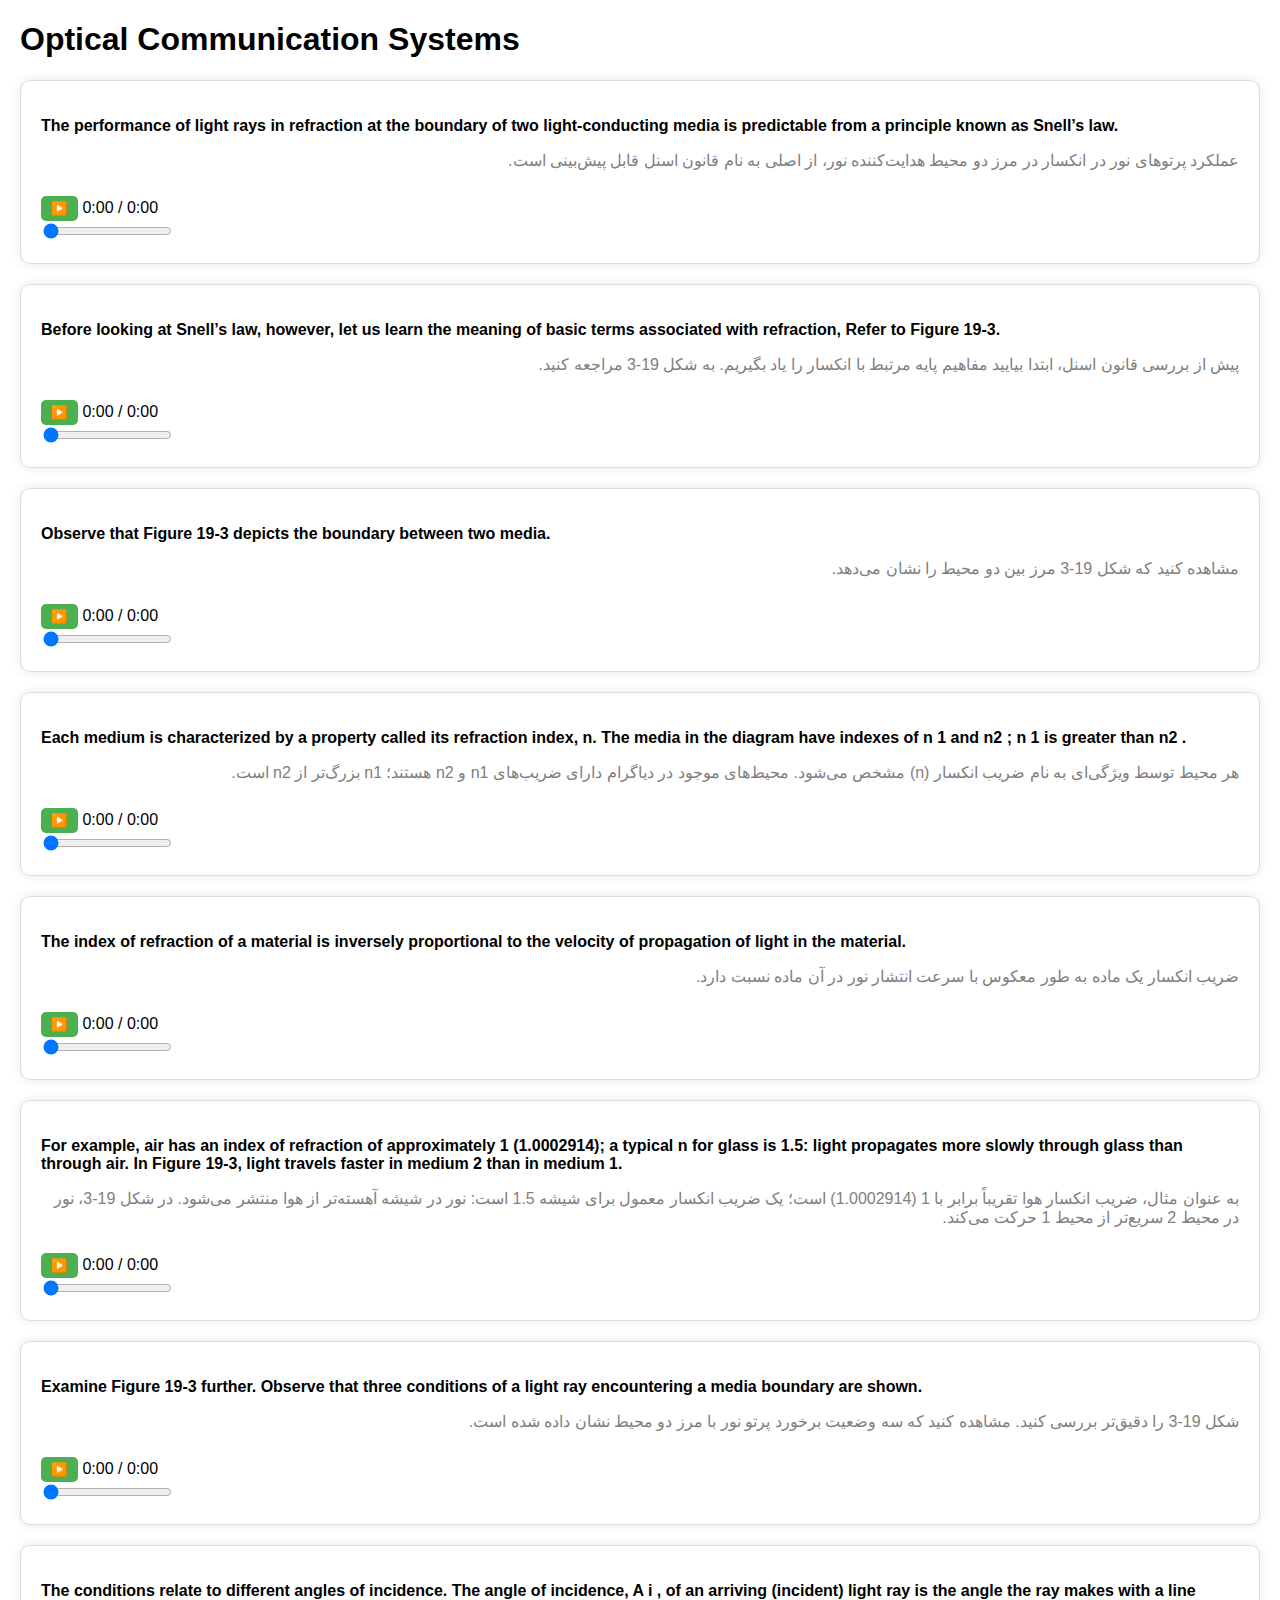
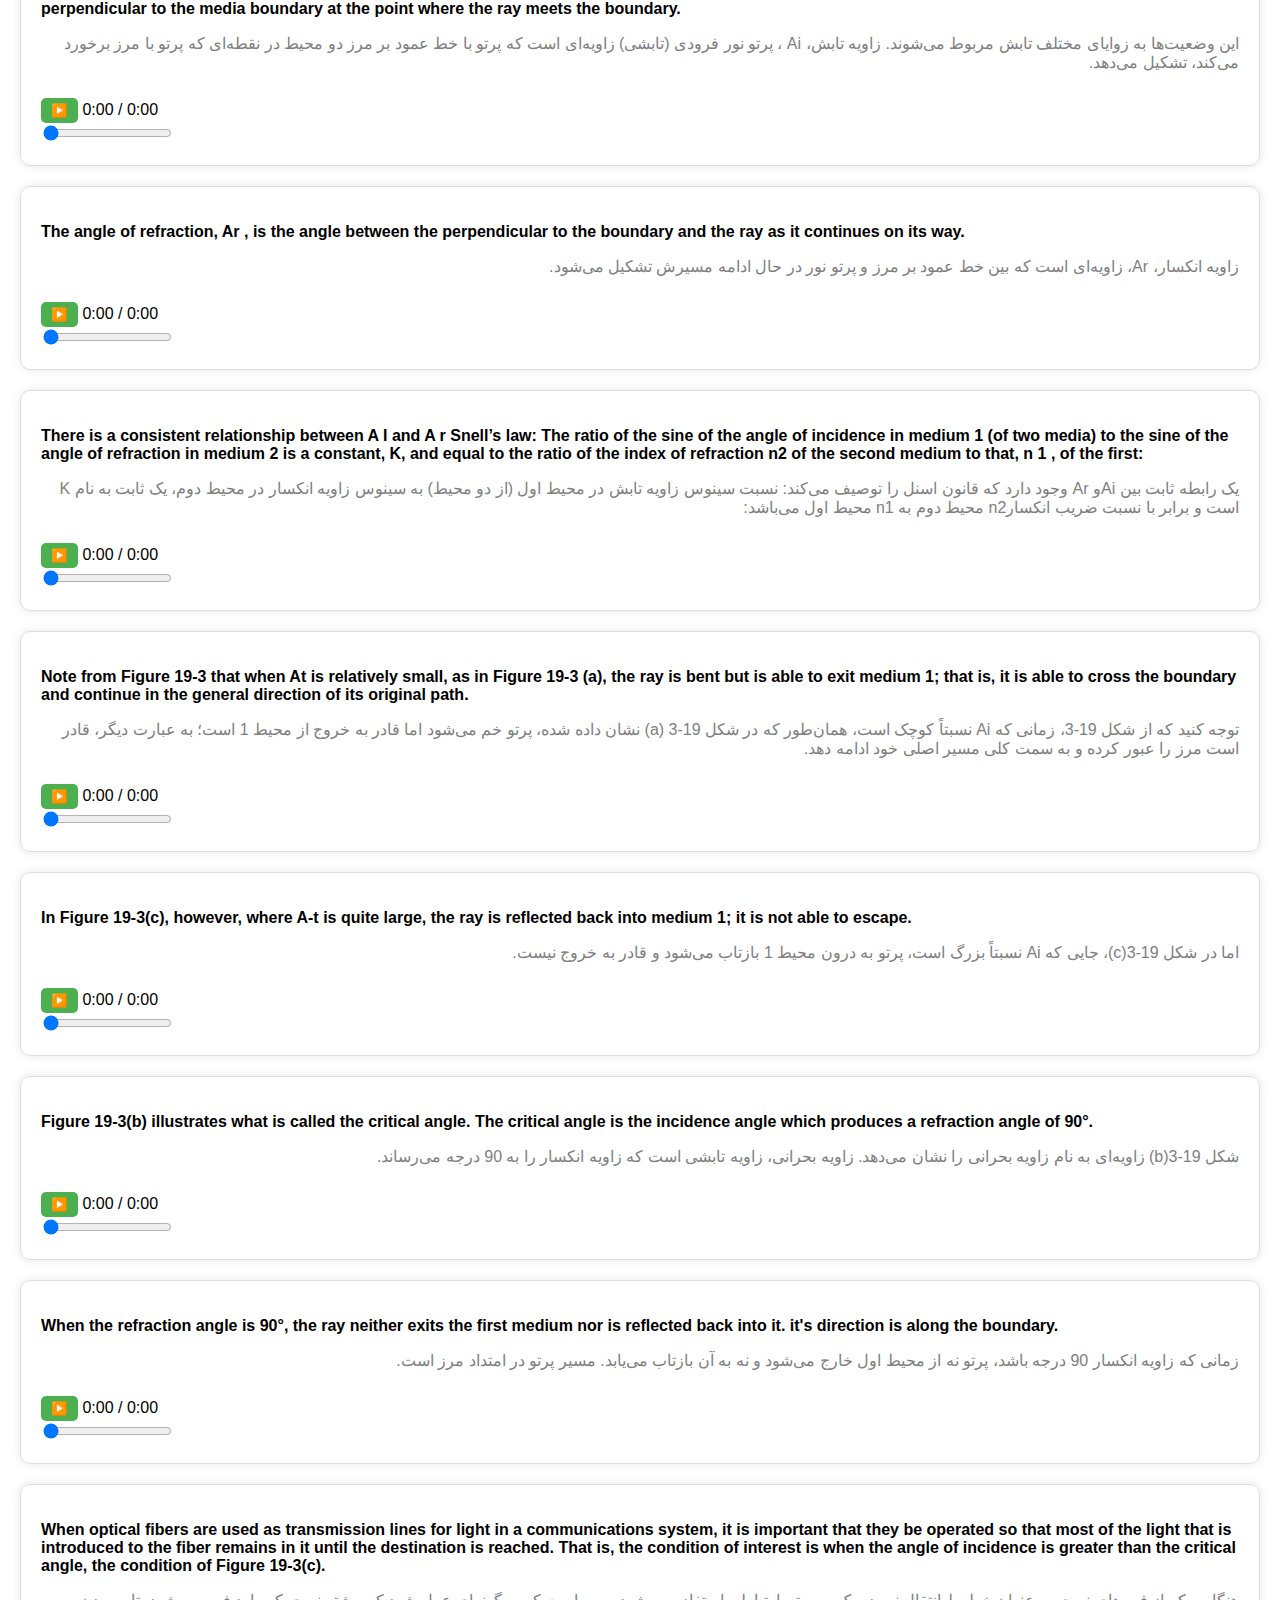
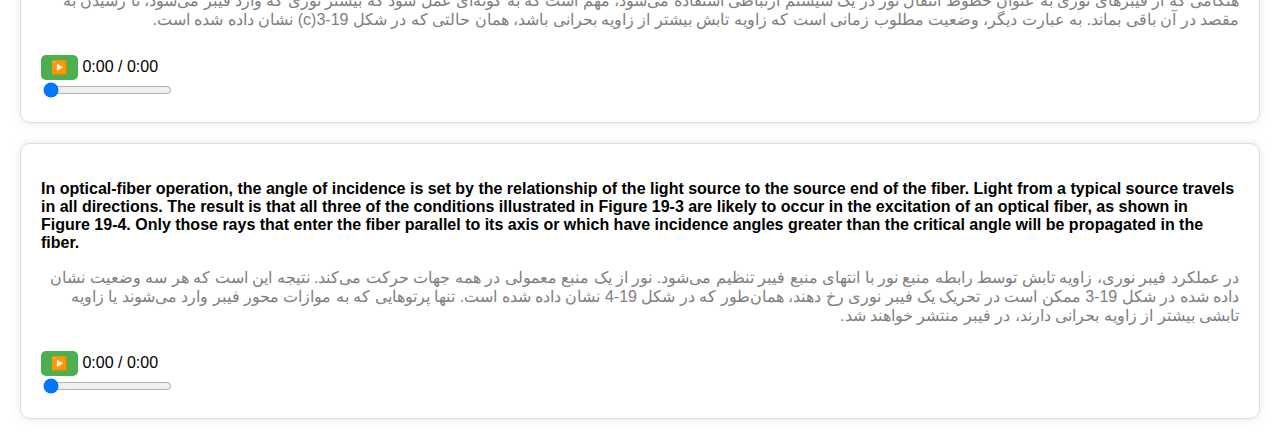
<file: EnglishBook/index.html>
<!DOCTYPE html>
<html lang="en">

<head>
    <meta charset="UTF-8">
    <meta name="viewport" content="width=device-width, initial-scale=1.0">
    <title>Advanced Translation Audio Player</title>
    <!-- Link to external CSS -->
    <link rel="stylesheet" href="styles.css">
</head>

<body>

    <h1>Optical Communication Systems</h1>

    <!-- Sections go here -->
    <div class="section">
        <p class="sentence">The performance of light rays in refraction at the boundary of two light-conducting media is
            predictable from a principle known as Snell’s law.</p>
        <p class="translation">عملکرد پرتوهای نور در انکسار در مرز دو محیط هدایت‌کننده نور، از اصلی به نام قانون اسنل
            قابل پیش‌بینی است.</p>

        <!-- Audio player controls -->
        <div class="audio-controls">
            <button class="play-btn" onclick="togglePlay('audio1', 'playButton1')">
                <span id="playButton1" class="icon">▶️</span>
            </button>
            <span id="currentTime1">0:00</span> / <span id="duration1">0:00</span>
        </div>

        <!-- Progress bar -->
        <input type="range" id="progressBar1" min="0" max="100" value="0" step="1"
            onchange="seekAudio('audio1', this.value)" class="progress-bar">

        <audio id="audio1" src="audio/1.mp3"></audio>
    </div>

    <div class="section">
        <p class="sentence">Before looking at Snell’s law, however, let us learn the meaning of basic terms associated
            with refraction, Refer to Figure 19-3.</p>
        <p class="translation">پیش از بررسی قانون اسنل، ابتدا بیایید مفاهیم پایه مرتبط با انکسار را یاد بگیریم. به شکل
            19-3 مراجعه کنید.</p>

        <!-- Audio player controls -->
        <div class="audio-controls">
            <button class="play-btn" onclick="togglePlay('audio2', 'playButton2')">
                <span id="playButton2" class="icon">▶️</span>
            </button>
            <span id="currentTime2">0:00</span> / <span id="duration2">0:00</span>
        </div>

        <!-- Progress bar -->
        <input type="range" id="progressBar2" min="0" max="100" value="0" step="1"
            onchange="seekAudio('audio2', this.value)" class="progress-bar">

        <audio id="audio2" src="audio/2.mp3"></audio>
    </div>

    <div class="section">
        <p class="sentence">Observe that Figure 19-3 depicts the boundary between two media.</p>
        <p class="translation">مشاهده کنید که شکل 19-3 مرز بین دو محیط را نشان می‌دهد. </p>

        <!-- Audio player controls -->
        <div class="audio-controls">
            <button class="play-btn" onclick="togglePlay('audio3', 'playButton3')">
                <span id="playButton3" class="icon">▶️</span>
            </button>
            <span id="currentTime3">0:00</span> / <span id="duration3">0:00</span>
        </div>

        <!-- Progress bar -->
        <input type="range" id="progressBar3" min="0" max="100" value="0" step="1"
            onchange="seekAudio('audio3', this.value)" class="progress-bar">

        <audio id="audio3" src="audio/3.mp3"></audio>
    </div>


    <div class="section">
        <p class="sentence">Each medium is characterized by a property called its refraction index, n. The media in the
            diagram have indexes of n 1 and n2 ; n 1 is greater than n2 . </p>
        <p class="translation">هر محیط توسط ویژگی‌ای به نام ضریب انکسار (n) مشخص می‌شود. محیط‌های موجود در دیاگرام دارای
            ضریب‌های n1 و n2 هستند؛ n1 بزرگ‌تر از n2 است. </p>

        <!-- Audio player controls -->
        <div class="audio-controls">
            <button class="play-btn" onclick="togglePlay('audio4', 'playButton4')">
                <span id="playButton4" class="icon">▶️</span>
            </button>
            <span id="currentTime4">0:00</span> / <span id="duration4">0:00</span>
        </div>

        <!-- Progress bar -->
        <input type="range" id="progressBar4" min="0" max="100" value="0" step="1"
            onchange="seekAudio('audio4', this.value)" class="progress-bar">

        <audio id="audio4" src="audio/4.mp3"></audio>
    </div>


    <div class="section">
        <p class="sentence">The index of refraction of a material is inversely proportional to the velocity of
            propagation
            of light in the material. </p>
        <p class="translation">ضریب انکسار یک ماده به طور معکوس با سرعت انتشار نور در آن ماده نسبت دارد. </p>

        <!-- Audio player controls -->
        <div class="audio-controls">
            <button class="play-btn" onclick="togglePlay('audio5', 'playButton5')">
                <span id="playButton5" class="icon">▶️</span>
            </button>
            <span id="currentTime5">0:00</span> / <span id="duration5">0:00</span>
        </div>

        <!-- Progress bar -->
        <input type="range" id="progressBar5" min="0" max="100" value="0" step="1"
            onchange="seekAudio('audio5', this.value)" class="progress-bar">

        <audio id="audio5" src="audio/5.mp3"></audio>
    </div>


    <div class="section">
        <p class="sentence">For example, air has an index of refraction of approximately 1 (1.0002914); a typical n for
            glass is 1.5: light propagates more slowly through glass than through air. In Figure 19-3, light travels
            faster
            in medium 2 than in medium 1. </p>
        <p class="translation">به عنوان مثال، ضریب انکسار هوا تقریباً برابر با 1 (1.0002914) است؛ یک ضریب انکسار معمول
            برای
            شیشه 1.5 است: نور در شیشه آهسته‌تر از هوا منتشر می‌شود. در شکل 19-3، نور در محیط 2 سریع‌تر از محیط 1 حرکت
            می‌کند. </p>

        <!-- Audio player controls -->
        <div class="audio-controls">
            <button class="play-btn" onclick="togglePlay('audio6', 'playButton6')">
                <span id="playButton6" class="icon">▶️</span>
            </button>
            <span id="currentTime6">0:00</span> / <span id="duration3">0:00</span>
        </div>

        <!-- Progress bar -->
        <input type="range" id="progressBar6" min="0" max="100" value="0" step="1"
            onchange="seekAudio('audio6', this.value)" class="progress-bar">

        <audio id="audio6" src="audio/6.mp3"></audio>
    </div>


    <div class="section">
        <p class="sentence">Examine Figure 19-3 further. Observe that three conditions of a light ray encountering a
            media
            boundary are shown. </p>
        <p class="translation">شکل 19-3 را دقیق‌تر بررسی کنید. مشاهده کنید که سه وضعیت برخورد پرتو نور با مرز دو محیط
            نشان
            داده شده است. </p>

        <!-- Audio player controls -->
        <div class="audio-controls">
            <button class="play-btn" onclick="togglePlay('audio7', 'playButton7')">
                <span id="playButton7" class="icon">▶️</span>
            </button>
            <span id="currentTime7">0:00</span> / <span id="duration7">0:00</span>
        </div>

        <!-- Progress bar -->
        <input type="range" id="progressBar7" min="0" max="100" value="0" step="1"
            onchange="seekAudio('audio7', this.value)" class="progress-bar">

        <audio id="audio7" src="audio/7.mp3"></audio>
    </div>


    <div class="section">
        <p class="sentence">The conditions relate to different angles of incidence. The angle of incidence, A i , of an
            arriving (incident) light ray is the angle the ray makes with a line perpendicular to the media boundary at
            the
            point where the ray meets the boundary. </p>
        <p class="translation">این وضعیت‌ها به زوایای مختلف تابش مربوط می‌شوند. زاویه تابش، Ai ، پرتو نور فرودی (تابشی)
            زاویه‌ای است که پرتو با خط عمود بر مرز دو محیط در نقطه‌ای که پرتو با مرز برخورد می‌کند، تشکیل می‌دهد. </p>

        <!-- Audio player controls -->
        <div class="audio-controls">
            <button class="play-btn" onclick="togglePlay('audio8', 'playButton8')">
                <span id="playButton8" class="icon">▶️</span>
            </button>
            <span id="currentTime8">0:00</span> / <span id="duration8">0:00</span>
        </div>

        <!-- Progress bar -->
        <input type="range" id="progressBar8" min="0" max="100" value="0" step="1"
            onchange="seekAudio('audio8', this.value)" class="progress-bar">

        <audio id="audio8" src="audio/8.mp3"></audio>
    </div>


    <div class="section">
        <p class="sentence">The angle of refraction, Ar , is the angle between the perpendicular to the boundary and the
            ray
            as it continues on its way. </p>
        <p class="translation">زاویه انکسار، Ar، زاویه‌ای است که بین خط عمود بر مرز و پرتو نور در حال ادامه مسیرش تشکیل
            می‌شود. </p>

        <!-- Audio player controls -->
        <div class="audio-controls">
            <button class="play-btn" onclick="togglePlay('audio9', 'playButton9')">
                <span id="playButton9" class="icon">▶️</span>
            </button>
            <span id="currentTime9">0:00</span> / <span id="duration9">0:00</span>
        </div>

        <!-- Progress bar -->
        <input type="range" id="progressBar9" min="0" max="100" value="0" step="1"
            onchange="seekAudio('audio9', this.value)" class="progress-bar">

        <audio id="audio9" src="audio/9.mp3"></audio>
    </div>


    <div class="section">
        <p class="sentence">There is a consistent relationship between A I and A r Snell’s law:
            The ratio of the sine of the angle of incidence in medium 1 (of two media) to the sine of the angle of
            refraction in medium 2 is a constant, K, and equal to the ratio of the index of refraction n2 of the second
            medium to that, n 1 , of the first: </p>
        <p class="translation">یک رابطه ثابت بین Aiو Ar وجود دارد که قانون اسنل را توصیف می‌کند: نسبت سینوس زاویه تابش
            در
            محیط اول (از دو محیط) به سینوس زاویه انکسار در
            محیط دوم، یک ثابت به نام
            K است و برابر با نسبت ضریب انکسارn2 محیط دوم به
            n1 محیط اول می‌باشد: </p>

        <!-- Audio player controls -->
        <div class="audio-controls">
            <button class="play-btn" onclick="togglePlay('audio10', 'playButton10')">
                <span id="playButton3" class="icon">▶️</span>
            </button>
            <span id="currentTime10">0:00</span> / <span id="duration10">0:00</span>
        </div>

        <!-- Progress bar -->
        <input type="range" id="progressBar10" min="0" max="100" value="0" step="1"
            onchange="seekAudio('audio10', this.value)" class="progress-bar">

        <audio id="audio10" src="audio/10.mp3"></audio>
    </div>


    <div class="section">
        <p class="sentence">Note from Figure 19-3 that when At is relatively small, as in Figure 19-3 (a), the ray is
            bent
            but is able to exit medium 1; that is, it is able to cross the boundary and continue in the general
            direction of
            its original path. </p>
        <p class="translation">توجه کنید که از شکل 19-3، زمانی که Ai نسبتاً کوچک است، همان‌طور که در شکل 19-3 (a) نشان
            داده
            شده، پرتو خم می‌شود اما قادر به خروج از محیط 1 است؛ به عبارت دیگر، قادر است مرز را عبور کرده و به سمت کلی
            مسیر
            اصلی خود ادامه دهد. </p>

        <!-- Audio player controls -->
        <div class="audio-controls">
            <button class="play-btn" onclick="togglePlay('audio11', 'playButton11')">
                <span id="playButton11" class="icon">▶️</span>
            </button>
            <span id="currentTime11">0:00</span> / <span id="duration11">0:00</span>
        </div>

        <!-- Progress bar -->
        <input type="range" id="progressBar11" min="0" max="100" value="0" step="1"
            onchange="seekAudio('audio11', this.value)" class="progress-bar">

        <audio id="audio11" src="audio/11.mp3"></audio>
    </div>


    <div class="section">
        <p class="sentence">In Figure 19-3(c), however, where A-t is quite large, the ray is reflected back into medium
            1;
            it is not able to escape. </p>
        <p class="translation">اما در شکل 19-3(c)، جایی که Ai نسبتاً بزرگ است، پرتو به درون محیط 1 بازتاب می‌شود و قادر
            به
            خروج نیست. </p>

        <!-- Audio player controls -->
        <div class="audio-controls">
            <button class="play-btn" onclick="togglePlay('audio12', 'playButton12')">
                <span id="playButton12" class="icon">▶️</span>
            </button>
            <span id="currentTime12">0:00</span> / <span id="duration12">0:00</span>
        </div>

        <!-- Progress bar -->
        <input type="range" id="progressBar12" min="0" max="100" value="0" step="1"
            onchange="seekAudio('audio12', this.value)" class="progress-bar">

        <audio id="audio12" src="audio/12.mp3"></audio>
    </div>


    <div class="section">
        <p class="sentence">Figure 19-3(b) illustrates what is called the critical angle. The critical angle is the
            incidence angle which produces a refraction angle of 90°. </p>
        <p class="translation">شکل 19-3(b) زاویه‌ای به نام زاویه بحرانی را نشان می‌دهد. زاویه بحرانی، زاویه تابشی است که
            زاویه انکسار را به 90 درجه می‌رساند. </p>

        <!-- Audio player controls -->
        <div class="audio-controls">
            <button class="play-btn" onclick="togglePlay('audio13', 'playButton13')">
                <span id="playButton13" class="icon">▶️</span>
            </button>
            <span id="currentTime13">0:00</span> / <span id="duration13">0:00</span>
        </div>

        <!-- Progress bar -->
        <input type="range" id="progressBar13" min="0" max="100" value="0" step="1"
            onchange="seekAudio('audio13', this.value)" class="progress-bar">

        <audio id="audio13" src="audio/13.mp3"></audio>
    </div>


    <div class="section">
        <p class="sentence">When the refraction angle is 90°, the ray neither exits the first medium nor is reflected
            back
            into it. it's direction is along the boundary. </p>
        <p class="translation">زمانی که زاویه انکسار 90 درجه باشد، پرتو نه از محیط اول خارج می‌شود و نه به آن بازتاب
            می‌یابد. مسیر پرتو در امتداد مرز است. </p>

        <!-- Audio player controls -->
        <div class="audio-controls">
            <button class="play-btn" onclick="togglePlay('audio14', 'playButton14')">
                <span id="playButton3" class="icon">▶️</span>
            </button>
            <span id="currentTime14">0:00</span> / <span id="duration14">0:00</span>
        </div>

        <!-- Progress bar -->
        <input type="range" id="progressBar14" min="0" max="100" value="0" step="1"
            onchange="seekAudio('audio14', this.value)" class="progress-bar">

        <audio id="audio14" src="audio/14.mp3"></audio>
    </div>


    <div class="section">
        <p class="sentence">When optical fibers are used as transmission lines for light in a communications system, it
            is
            important that they be operated so that most of the light that is introduced to the fiber remains in it
            until
            the destination is reached. That is, the condition of interest is when the angle of incidence is greater
            than
            the critical angle, the condition of Figure 19-3(c). </p>
        <p class="translation">هنگامی که از فیبرهای نوری به عنوان خطوط انتقال نور در یک سیستم ارتباطی استفاده می‌شود،
            مهم
            است که به گونه‌ای عمل شود که بیشتر نوری که وارد فیبر می‌شود، تا رسیدن به مقصد در آن باقی بماند. به عبارت
            دیگر،
            وضعیت مطلوب زمانی است که زاویه تابش بیشتر از زاویه بحرانی باشد، همان حالتی که در شکل 19-3(c) نشان داده شده
            است.
        </p>

        <!-- Audio player controls -->
        <div class="audio-controls">
            <button class="play-btn" onclick="togglePlay('audio15', 'playButton15')">
                <span id="playButton3" class="icon">▶️</span>
            </button>
            <span id="currentTime15">0:00</span> / <span id="duration15">0:00</span>
        </div>

        <!-- Progress bar -->
        <input type="range" id="progressBar15" min="0" max="100" value="0" step="1"
            onchange="seekAudio('audio15', this.value)" class="progress-bar">

        <audio id="audio15" src="audio/15.mp3"></audio>
    </div>


    <div class="section">
        <p class="sentence">In optical-fiber operation, the angle of incidence is set by the relationship of the light
            source to the source end of the fiber. Light from a typical source travels in all directions. The result is
            that
            all three of the conditions illustrated in Figure 19-3 are likely to occur in the excitation of an optical
            fiber, as shown in Figure 19-4. Only those rays that enter the fiber parallel to its axis or which have
            incidence angles greater than the critical angle will be propagated in the fiber. </p>
        <p class="translation">در عملکرد فیبر نوری، زاویه تابش توسط رابطه منبع نور با انتهای منبع فیبر تنظیم می‌شود. نور
            از
            یک منبع معمولی در همه جهات حرکت می‌کند. نتیجه این است که هر سه وضعیت نشان داده شده در شکل 19-3 ممکن است در
            تحریک
            یک فیبر نوری رخ دهند، همان‌طور که در شکل 19-4 نشان داده شده است. تنها پرتوهایی که به موازات محور فیبر وارد
            می‌شوند یا زاویه تابشی بیشتر از زاویه بحرانی دارند، در فیبر منتشر خواهند شد. </p>

        <!-- Audio player controls -->
        <div class="audio-controls">
            <button class="play-btn" onclick="togglePlay('audio16', 'playButton16')">
                <span id="playButton16" class="icon">▶️</span>
            </button>
            <span id="currentTime16">0:00</span> / <span id="duration16">0:00</span>
        </div>

        <!-- Progress bar -->
        <input type="range" id="progressBar16" min="0" max="100" value="0" step="1"
            onchange="seekAudio('audio16', this.value)" class="progress-bar">

        <audio id="audio16" src="audio/16.mp3"></audio>
    </div>


    <!-- Link to external JavaScript -->
    <script src="script.js"></script>

</body>

</html>
</file>
<file: EnglishBook/styles.css>
body {
    font-family: Arial, sans-serif;
    margin: 20px;
}

.section {
    margin-bottom: 20px;
    padding: 20px;
    border: 1px solid #ddd;
    border-radius: 10px;
    box-shadow: 0 0 10px rgba(0, 0, 0, 0.1);
}

.sentence {
    font-weight: bold;
}

.translation {
    margin-top: 5px;
    color: gray;
    text-align: right;
    /* Align to the right */
    direction: rtl;
    /* Set text direction to right-to-left */
}

button {
    margin-top: 10px;
    padding: 5px 10px;
    background-color: #4CAF50;
    color: white;
    border: none;
    border-radius: 5px;
    cursor: pointer;
}

button:hover {
    background-color: #45a049;
}
</file>
